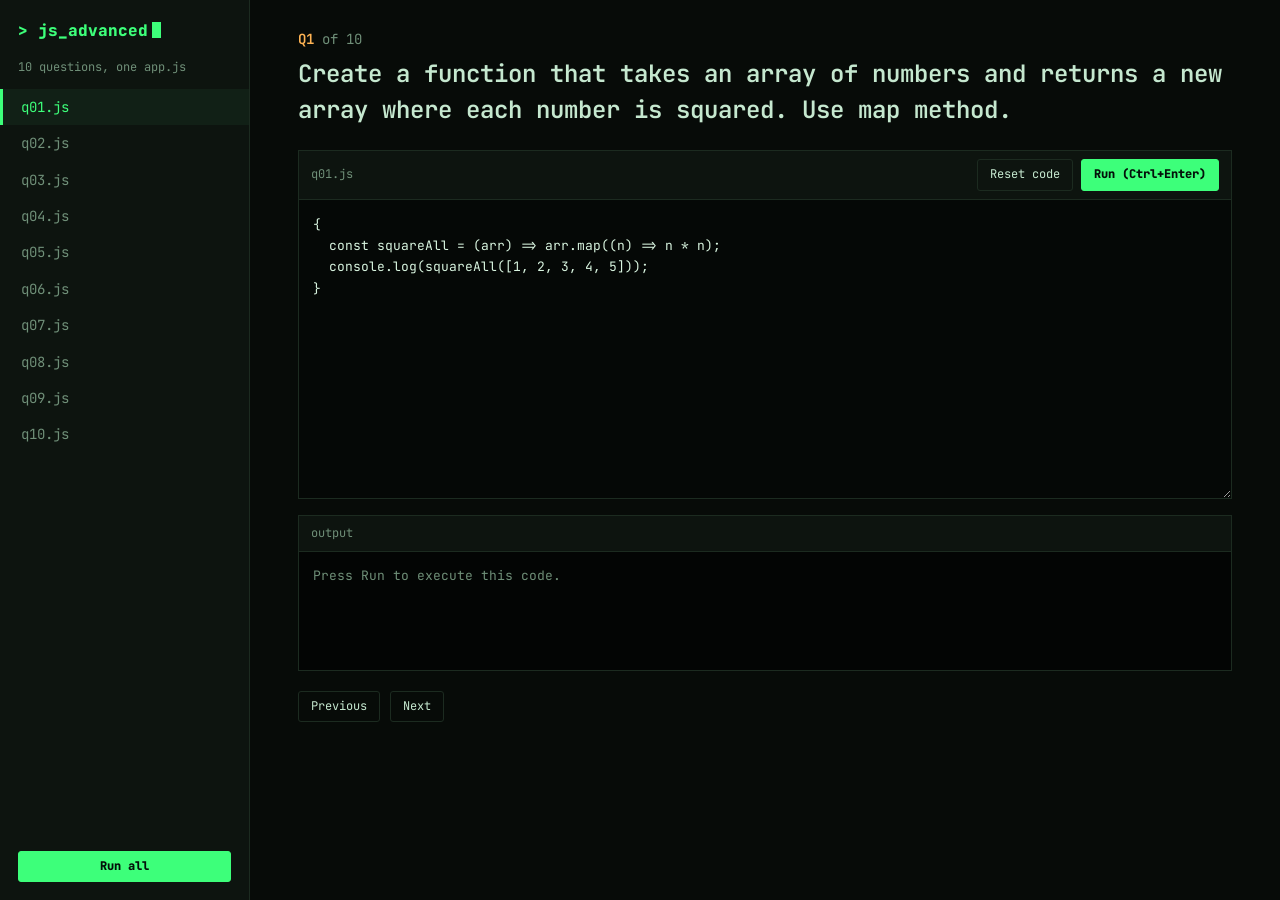
<file: index.html>
<!DOCTYPE html>
<html lang="en">
<head>
<meta charset="UTF-8">
<meta name="viewport" content="width=device-width, initial-scale=1">
<title>JS Advanced Terminal</title>
<link rel="preconnect" href="https://fonts.googleapis.com">
<link rel="preconnect" href="https://fonts.gstatic.com" crossorigin>
<link href="https://fonts.googleapis.com/css2?family=JetBrains+Mono:wght@400;600;800&display=swap" rel="stylesheet">
<style>
:root{--bg:#070b08;--panel:#0d140f;--line:#1c2b20;--text:#c5e8cf;--dim:#6f8f78;--g:#3dff7a;--amber:#ffb454;--red:#ff5c6c}
*{box-sizing:border-box;margin:0;padding:0}
html,body{height:100%}
body{background:var(--bg);color:var(--text);font-family:"JetBrains Mono",ui-monospace,Menlo,Consolas,monospace;font-size:14px;line-height:1.6}
.app{display:flex;height:100%}
aside{width:250px;flex-shrink:0;border-right:1px solid var(--line);background:var(--panel);display:flex;flex-direction:column;padding:18px 0}
.brand{padding:0 18px 14px;font-weight:800;color:var(--g);font-size:16px}
.cur{display:inline-block;width:9px;height:16px;background:var(--g);margin-left:4px;vertical-align:-2px;animation:blink 1s steps(1) infinite}
@keyframes blink{50%{opacity:0}}
.hint{padding:0 18px 12px;color:var(--dim);font-size:12px}
nav{flex:1;overflow-y:auto}
nav button{display:flex;width:100%;gap:8px;align-items:center;text-align:left;background:none;border:0;border-left:3px solid transparent;color:var(--dim);font:inherit;padding:7px 18px;cursor:pointer}
nav button:hover{color:var(--text);background:#101a13}
nav button.on{color:var(--g);border-left-color:var(--g);background:#112016}
nav button .ok{margin-left:auto;color:var(--g);visibility:hidden}
nav button.done .ok{visibility:visible}
.runall{margin:12px 18px 0}
main{flex:1;min-width:0;overflow-y:auto;padding:28px clamp(16px,4vw,48px)}
.qhead{color:var(--dim);margin-bottom:6px}
.qhead b{color:var(--amber);font-weight:600}
h1{font-size:clamp(18px,2.4vw,24px);font-weight:600;line-height:1.5;margin-bottom:22px;max-width:78ch}
.bar{display:flex;align-items:center;gap:8px;flex-wrap:wrap;padding:8px 12px;border:1px solid var(--line);border-bottom:0;background:var(--panel);color:var(--dim);font-size:12px}
.bar .sp{flex:1}
button.btn{background:transparent;border:1px solid var(--line);color:var(--text);font:inherit;font-size:12px;padding:5px 12px;cursor:pointer;border-radius:3px}
button.btn:hover{border-color:var(--g);color:var(--g)}
button.run{background:var(--g);color:#04110a;border-color:var(--g);font-weight:800}
button.run:hover{background:#7dffa5;color:#04110a}
button:focus-visible,textarea:focus-visible{outline:2px solid var(--amber);outline-offset:2px}
textarea{display:block;width:100%;min-height:300px;resize:vertical;background:#050806;color:#d9f5e0;border:1px solid var(--line);padding:14px;font:inherit;font-size:13px;line-height:1.65;tab-size:2;white-space:pre;overflow:auto}
.out{border:1px solid var(--line);background:#030504;min-height:120px;padding:14px;margin-bottom:20px;white-space:pre-wrap;word-break:break-word;font-size:13px}
.out .p{color:var(--g)}
.out .e{color:var(--red)}
.out .h{color:var(--amber)}
.out .m{color:var(--dim)}
.pn{display:flex;gap:10px;margin-bottom:30px}
@media(max-width:760px){
 .app{flex-direction:column}
 aside{width:100%;flex-direction:row;align-items:center;border-right:0;border-bottom:1px solid var(--line);padding:8px 0;overflow-x:auto}
 .brand,.hint{display:none}
 nav{display:flex;overflow-x:auto;flex:1}
 nav button{width:auto;white-space:nowrap;border-left:0;border-bottom:3px solid transparent;padding:6px 12px}
 nav button.on{border-bottom-color:var(--g)}
 nav button .ok{margin-left:4px}
 .runall{margin:0 10px;white-space:nowrap}
 main{padding:18px 14px}
}
@media(prefers-reduced-motion:reduce){.cur{animation:none}}
</style>
</head>
<body>
<div class="app">
  <aside>
    <div class="brand">&gt; js_advanced<span class="cur"></span></div>
    <div class="hint">10 questions, one app.js</div>
    <nav id="nav" aria-label="Questions"></nav>
    <button class="btn run runall" id="runAll" type="button">Run all</button>
  </aside>
  <main>
    <div class="qhead" id="qHead">loading app.js...</div>
    <h1 id="qText"></h1>
    <div class="bar"><span id="fileName">question.js</span><span class="sp"></span>
      <button class="btn" id="reset" type="button">Reset code</button>
      <button class="btn run" id="run" type="button">Run (Ctrl+Enter)</button>
    </div>
    <textarea id="code" spellcheck="false" aria-label="Code editor"></textarea>
    <div class="bar" style="margin-top:16px"><span>output</span></div>
    <div class="out" id="out" aria-live="polite"></div>
    <div class="pn">
      <button class="btn" id="prev" type="button">Previous</button>
      <button class="btn" id="next" type="button">Next</button>
    </div>
  </main>
</div>

<script src="app.js"></script>
<script>
(function () {
  var $ = function (id) { return document.getElementById(id); };
  var nav = $("nav"), codeEl = $("code"), outEl = $("out");
  var items = [], current = 0;

  function pad(n) { return n < 10 ? "0" + n : String(n); }

  function fmt(v) {
    if (typeof v === "string") return v;
    if (typeof v === "object" && v !== null) {
      try { return JSON.stringify(v); } catch (e) { return String(v); }
    }
    return String(v);
  }

  function exec(code) {
    var lines = [];
    var fake = {
      log: function () { lines.push({ t: "log", s: Array.prototype.map.call(arguments, fmt).join(" ") }); },
      warn: function () { lines.push({ t: "log", s: Array.prototype.map.call(arguments, fmt).join(" ") }); },
      error: function () { lines.push({ t: "e", s: Array.prototype.map.call(arguments, fmt).join(" ") }); }
    };
    fake.info = fake.log;
    try { (new Function("console", code))(fake); }
    catch (err) { lines.push({ t: "e", s: "Error: " + err.name + ": " + err.message }); }
    if (!lines.length) lines.push({ t: "m", s: "(no output, add console.log to see a result)" });
    return lines;
  }

  function add(cls, text) {
    var d = document.createElement("div");
    if (cls) d.className = cls;
    d.textContent = text;
    outEl.appendChild(d);
  }

  function printRun(label, lines) {
    var head = document.createElement("div");
    var p = document.createElement("span");
    p.className = "p"; p.textContent = "$ ";
    head.appendChild(p);
    head.appendChild(document.createTextNode("node " + label));
    outEl.appendChild(head);
    lines.forEach(function (l) { add(l.t === "e" ? "e" : l.t === "m" ? "m" : "", l.s); });
  }

  function mark(i) { nav.children[i].classList.add("done"); }

  function select(i) {
    current = i;
    var it = items[i];
    Array.prototype.forEach.call(nav.children, function (b, k) { b.classList.toggle("on", k === i); });
    $("qHead").innerHTML = "";
    var b = document.createElement("b");
    b.textContent = "Q" + it.n;
    $("qHead").appendChild(b);
    $("qHead").appendChild(document.createTextNode(" of " + items.length));
    $("qText").textContent = it.q;
    $("fileName").textContent = "q" + pad(it.n) + ".js";
    codeEl.value = it.code;
    outEl.innerHTML = "";
    add("m", "Press Run to execute this code.");
    $("prev").disabled = i === 0;
    $("next").disabled = i === items.length - 1;
  }

  function runOne() {
    outEl.innerHTML = "";
    printRun("q" + pad(items[current].n) + ".js", exec(codeEl.value));
    mark(current);
  }

  function runAll() {
    outEl.innerHTML = "";
    items.forEach(function (it, i) {
      add("h", "// Q" + it.n);
      printRun("q" + pad(it.n) + ".js", exec(it.code));
      mark(i);
    });
  }

  function parse(text) {
    var re = /^\/\/\s*Q(\d+):[ \t]*(.*)$/gm, m, marks = [];
    while ((m = re.exec(text)) !== null) {
      marks.push({ n: parseInt(m[1], 10), q: m[2], start: m.index, end: re.lastIndex });
    }
    return marks.map(function (k, i) {
      var stop = i + 1 < marks.length ? marks[i + 1].start : text.length;
      return { n: k.n, q: k.q, code: text.slice(k.end, stop).trim() };
    });
  }

  function build(list) {
    items = list;
    items.forEach(function (it, i) {
      var b = document.createElement("button");
      b.type = "button";
      var label = document.createElement("span");
      label.textContent = "q" + pad(it.n) + ".js";
      var ok = document.createElement("span");
      ok.className = "ok"; ok.textContent = "ok";
      b.appendChild(label); b.appendChild(ok);
      b.addEventListener("click", function () { select(i); });
      nav.appendChild(b);
    });
    select(0);
  }

  $("run").addEventListener("click", runOne);
  $("runAll").addEventListener("click", function () { if (items.length) runAll(); });
  $("reset").addEventListener("click", function () { if (items.length) { codeEl.value = items[current].code; } });
  $("prev").addEventListener("click", function () { if (current > 0) select(current - 1); });
  $("next").addEventListener("click", function () { if (current < items.length - 1) select(current + 1); });
  codeEl.addEventListener("keydown", function (e) {
    if ((e.ctrlKey || e.metaKey) && e.key === "Enter") { e.preventDefault(); runOne(); }
    if (e.key === "Tab") {
      e.preventDefault();
      var s = codeEl.selectionStart;
      codeEl.value = codeEl.value.slice(0, s) + "  " + codeEl.value.slice(codeEl.selectionEnd);
      codeEl.selectionStart = codeEl.selectionEnd = s + 2;
    }
  });

  function fail() {
    $("qHead").textContent = "app.js could not be loaded here";
    $("qText").textContent = "Open this page through a local server (VS Code Live Server) or the Vercel link. Browsers block file reading from file://.";
    $("run").disabled = true; $("runAll").disabled = true;
    $("prev").disabled = true; $("next").disabled = true;
  }

  fetch("app.js")
    .then(function (r) { if (!r.ok) throw new Error("bad response"); return r.text(); })
    .then(function (t) { var list = parse(t); if (!list.length) throw new Error("empty"); build(list); })
    .catch(fail);
})();
</script>
</body>
</html>
</file>
